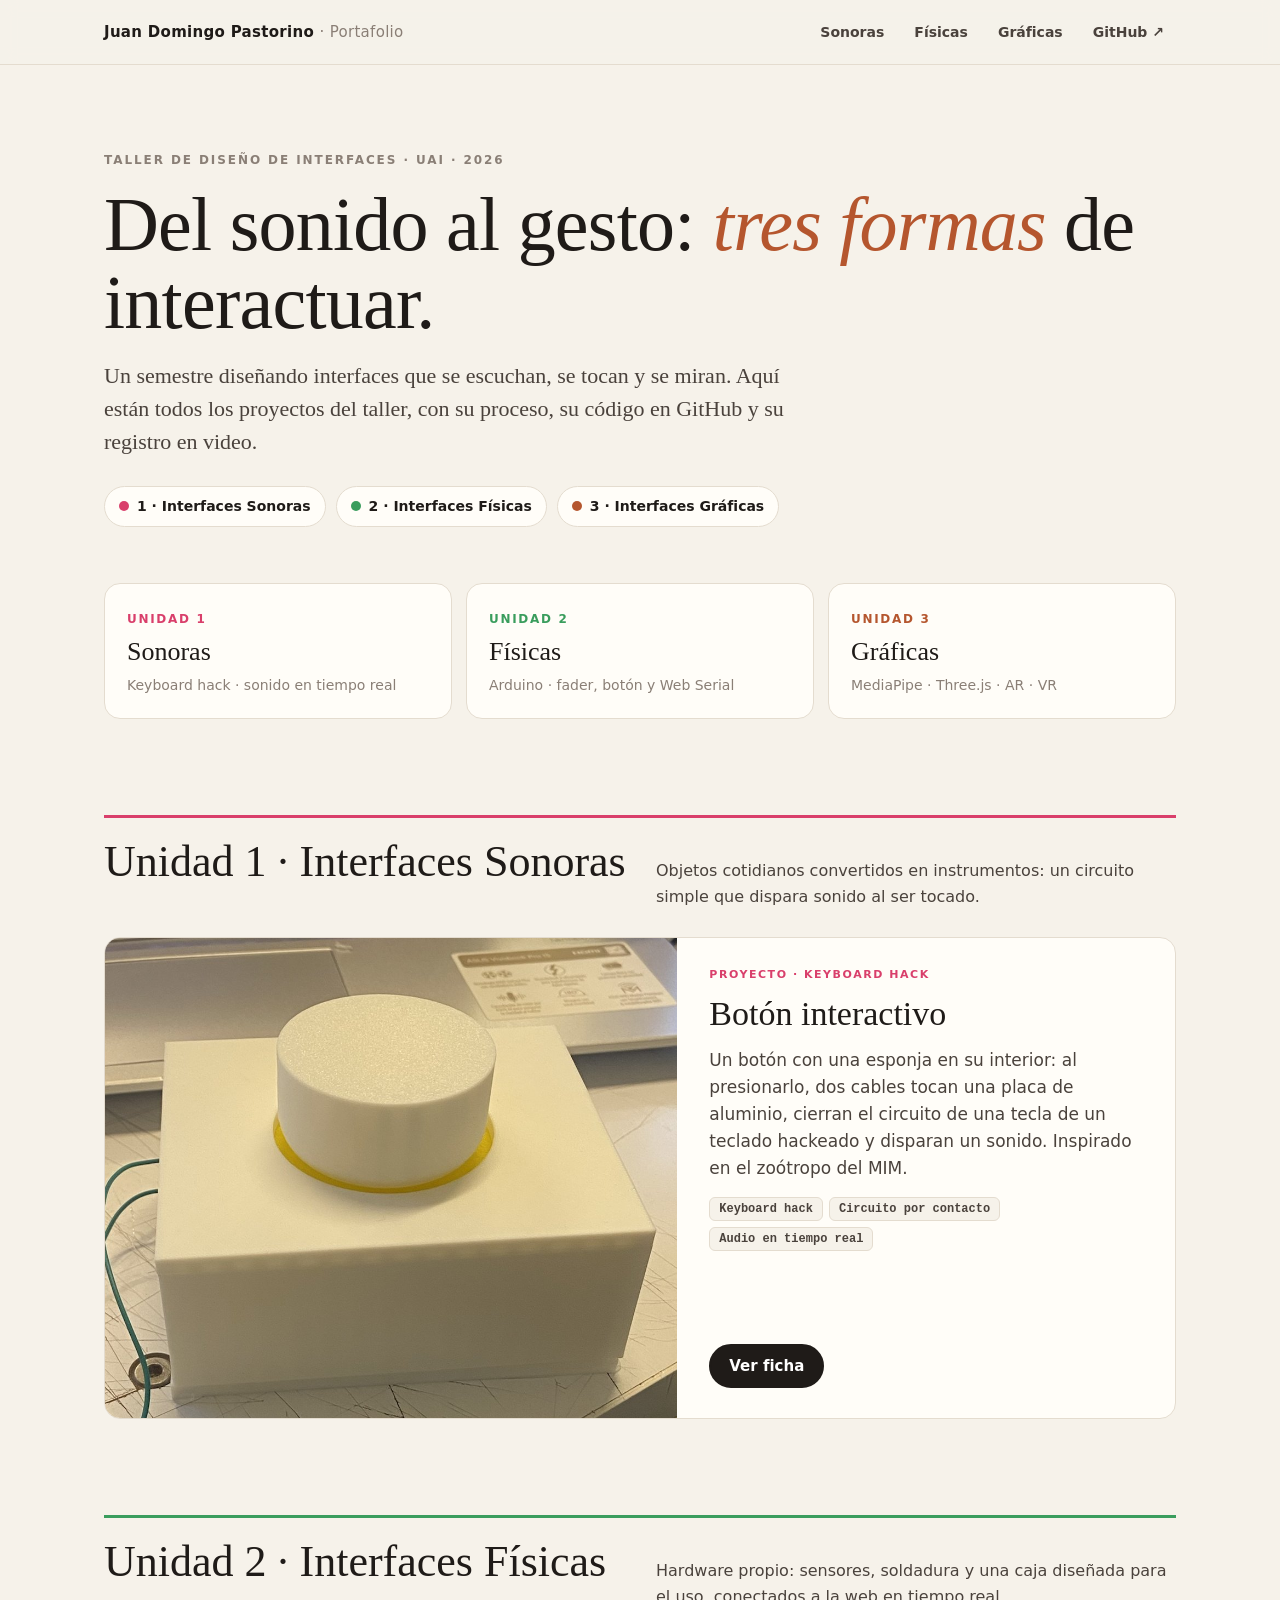
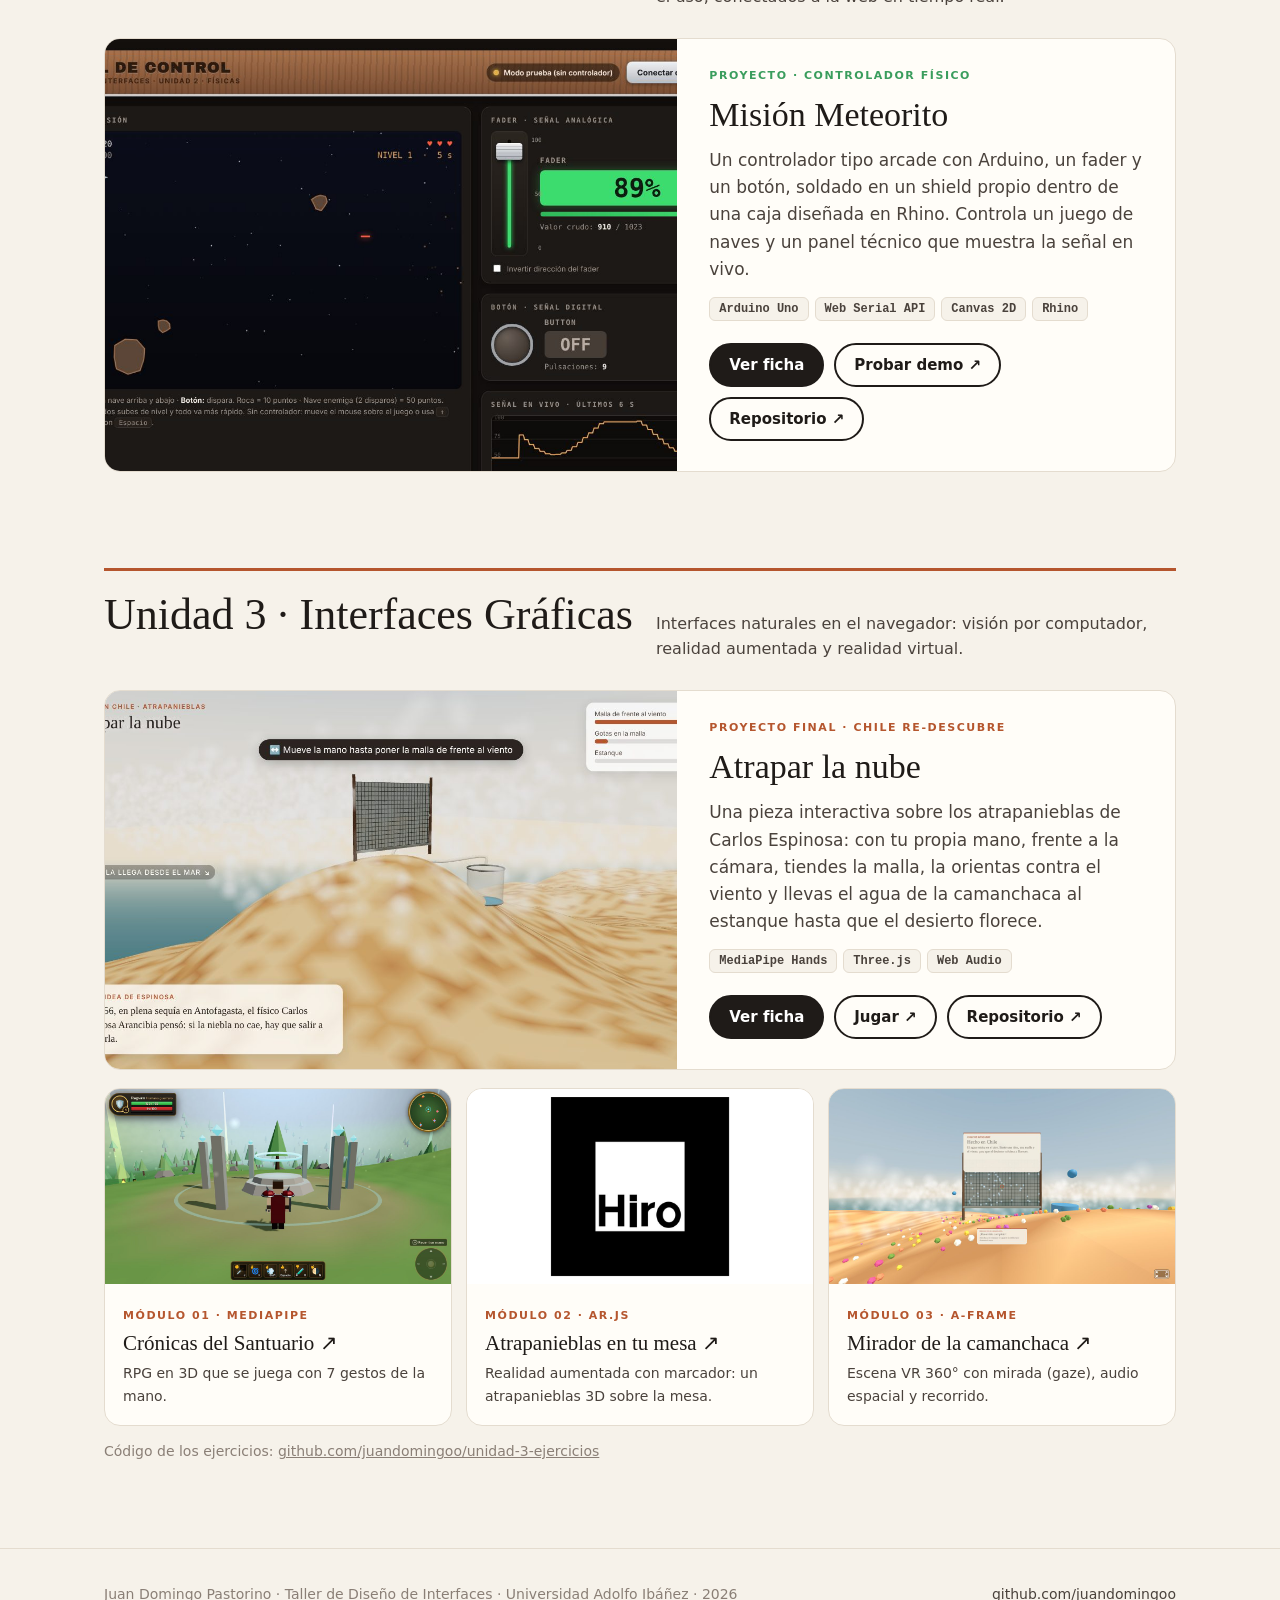
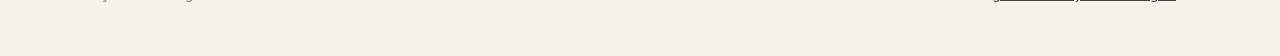
<file: index.html>
<!DOCTYPE html>
<html lang="es">
<head>
  <meta charset="utf-8">
  <meta name="viewport" content="width=device-width, initial-scale=1">
  <title>Portafolio · Juan Domingo Pastorino · Taller de Diseño de Interfaces</title>
  <meta name="description" content="Portafolio del Taller de Diseño de Interfaces: interfaces sonoras, físicas y gráficas.">
  <link rel="stylesheet" href="css/style.css">
</head>
<body>
  <nav class="nav">
    <div class="wrap">
      <a class="logo" href="index.html">Juan Domingo Pastorino <span>· Portafolio</span></a>
      <button class="nav-toggle" aria-label="Abrir menú">☰</button>
      <ul>
        <li><a href="#unidad-1">Sonoras</a></li>
        <li><a href="#unidad-2">Físicas</a></li>
        <li><a href="#unidad-3">Gráficas</a></li>
        <li><a href="https://github.com/juandomingoo" target="_blank" rel="noopener">GitHub ↗</a></li>
      </ul>
    </div>
  </nav>

  <header class="hero">
    <div class="wrap">
      <span class="kicker">Taller de Diseño de Interfaces · UAI · 2026</span>
      <h1>Del sonido al gesto: <em>tres formas</em> de interactuar.</h1>
      <p class="lead">Un semestre diseñando interfaces que se escuchan, se tocan y se miran. Aquí están todos los proyectos del taller, con su proceso, su código en GitHub y su registro en video.</p>
      <div class="meta">
        <span class="pill"><i style="background:var(--u1)"></i> 1 · Interfaces Sonoras</span>
        <span class="pill"><i style="background:var(--u2)"></i> 2 · Interfaces Físicas</span>
        <span class="pill"><i style="background:var(--u3)"></i> 3 · Interfaces Gráficas</span>
      </div>
    </div>
  </header>

  <main class="wrap">
    <div class="units-map">
      <a class="unit-tile" href="#unidad-1"><span class="num u1">Unidad 1</span><b>Sonoras</b><small>Keyboard hack · sonido en tiempo real</small></a>
      <a class="unit-tile" href="#unidad-2"><span class="num u2">Unidad 2</span><b>Físicas</b><small>Arduino · fader, botón y Web Serial</small></a>
      <a class="unit-tile" href="#unidad-3"><span class="num u3">Unidad 3</span><b>Gráficas</b><small>MediaPipe · Three.js · AR · VR</small></a>
    </div>

    <!-- UNIDAD 1 -->
    <section class="unit" id="unidad-1">
      <div class="unit-head u1">
        <h2>Unidad 1 · Interfaces Sonoras</h2>
        <p>Objetos cotidianos convertidos en instrumentos: un circuito simple que dispara sonido al ser tocado.</p>
      </div>
      <article class="project">
        <div class="shot"><img src="img/u1-boton.jpg" alt="Botón interactivo: caja blanca con un botón cilíndrico" data-ph="Foto del botón"></div>
        <div class="body">
          <span class="tag u1">Proyecto · Keyboard hack</span>
          <h3>Botón interactivo</h3>
          <p>Un botón con una esponja en su interior: al presionarlo, dos cables tocan una placa de aluminio, cierran el circuito de una tecla de un teclado hackeado y disparan un sonido. Inspirado en el zoótropo del MIM.</p>
          <div class="chips"><span class="chip">Keyboard hack</span><span class="chip">Circuito por contacto</span><span class="chip">Audio en tiempo real</span></div>
          <div class="actions">
            <a class="btn solid" href="boton-interactivo.html">Ver ficha</a>
          </div>
        </div>
      </article>
    </section>

    <!-- UNIDAD 2 -->
    <section class="unit" id="unidad-2">
      <div class="unit-head u2">
        <h2>Unidad 2 · Interfaces Físicas</h2>
        <p>Hardware propio: sensores, soldadura y una caja diseñada para el uso, conectados a la web en tiempo real.</p>
      </div>
      <article class="project">
        <div class="shot"><img src="img/u2-dashboard.jpg" alt="Panel de control con el juego Misión Meteorito"></div>
        <div class="body">
          <span class="tag u2">Proyecto · Controlador físico</span>
          <h3>Misión Meteorito</h3>
          <p>Un controlador tipo arcade con Arduino, un fader y un botón, soldado en un shield propio dentro de una caja diseñada en Rhino. Controla un juego de naves y un panel técnico que muestra la señal en vivo.</p>
          <div class="chips"><span class="chip">Arduino Uno</span><span class="chip">Web Serial API</span><span class="chip">Canvas 2D</span><span class="chip">Rhino</span></div>
          <div class="actions">
            <a class="btn solid" href="mision-meteorito.html">Ver ficha</a>
            <a class="btn" href="https://juandomingoo.github.io/controlador-fisico-entrega1/" target="_blank" rel="noopener">Probar demo ↗</a>
            <a class="btn" href="https://github.com/juandomingoo/controlador-fisico-entrega1" target="_blank" rel="noopener">Repositorio ↗</a>
          </div>
        </div>
      </article>
    </section>

    <!-- UNIDAD 3 -->
    <section class="unit" id="unidad-3">
      <div class="unit-head u3">
        <h2>Unidad 3 · Interfaces Gráficas</h2>
        <p>Interfaces naturales en el navegador: visión por computador, realidad aumentada y realidad virtual.</p>
      </div>
      <article class="project">
        <div class="shot"><img src="img/u3-juego.jpg" alt="Atrapar la nube: malla atrapanieblas en un cerro del desierto"></div>
        <div class="body">
          <span class="tag u3">Proyecto final · Chile Re-Descubre</span>
          <h3>Atrapar la nube</h3>
          <p>Una pieza interactiva sobre los atrapanieblas de Carlos Espinosa: con tu propia mano, frente a la cámara, tiendes la malla, la orientas contra el viento y llevas el agua de la camanchaca al estanque hasta que el desierto florece.</p>
          <div class="chips"><span class="chip">MediaPipe Hands</span><span class="chip">Three.js</span><span class="chip">Web Audio</span></div>
          <div class="actions">
            <a class="btn solid" href="atrapar-la-nube.html">Ver ficha</a>
            <a class="btn" href="https://juandomingoo.github.io/atrapar-la-nube/" target="_blank" rel="noopener">Jugar ↗</a>
            <a class="btn" href="https://github.com/juandomingoo/atrapar-la-nube" target="_blank" rel="noopener">Repositorio ↗</a>
          </div>
        </div>
      </article>

      <div class="minis">
        <a class="mini" href="https://juandomingoo.github.io/unidad-3-ejercicios/modulo-01-mediapipe/" target="_blank" rel="noopener">
          <div class="shot"><img src="img/u3-modulo01.jpg" alt="Crónicas del Santuario"></div>
          <div class="body"><span class="tag u3">Módulo 01 · MediaPipe</span><h4>Crónicas del Santuario ↗</h4><p>RPG en 3D que se juega con 7 gestos de la mano.</p></div>
        </a>
        <a class="mini" href="https://juandomingoo.github.io/unidad-3-ejercicios/modulo-02-arjs/" target="_blank" rel="noopener">
          <div class="shot"><img src="img/u3-modulo02.jpg" alt="Marcador Hiro" style="object-fit:contain;background:#fff"></div>
          <div class="body"><span class="tag u3">Módulo 02 · AR.js</span><h4>Atrapanieblas en tu mesa ↗</h4><p>Realidad aumentada con marcador: un atrapanieblas 3D sobre la mesa.</p></div>
        </a>
        <a class="mini" href="https://juandomingoo.github.io/unidad-3-ejercicios/modulo-03-aframe/" target="_blank" rel="noopener">
          <div class="shot"><img src="img/u3-modulo03.jpg" alt="Mirador de la camanchaca"></div>
          <div class="body"><span class="tag u3">Módulo 03 · A-Frame</span><h4>Mirador de la camanchaca ↗</h4><p>Escena VR 360° con mirada (gaze), audio espacial y recorrido.</p></div>
        </a>
      </div>
      <p style="margin-top:14px;font-size:14px;color:var(--muted)">Código de los ejercicios: <a href="https://github.com/juandomingoo/unidad-3-ejercicios" target="_blank" rel="noopener">github.com/juandomingoo/unidad-3-ejercicios</a></p>
    </section>
  </main>

  <footer>
    <div class="wrap">
      <span>Juan Domingo Pastorino · Taller de Diseño de Interfaces · Universidad Adolfo Ibáñez · 2026</span>
      <a href="https://github.com/juandomingoo" target="_blank" rel="noopener">github.com/juandomingoo</a>
    </div>
  </footer>
  <script src="js/site.js"></script>
</body>
</html>
</file>
<file: css/style.css>
/* Portafolio · Taller de Diseño de Interfaces · Juan Domingo Pastorino */
:root {
  --ink: #1f1b18;
  --ink-2: #4a423c;
  --muted: #8a7f76;
  --paper: #f6f2ea;
  --card: #fffdf8;
  --line: #e4dccf;
  --u1: #d93f6b;   /* Sonoras */
  --u2: #3a9d5d;   /* Físicas */
  --u3: #b5562e;   /* Gráficas */
  --display: Georgia, "Times New Roman", serif;
  --ui: system-ui, -apple-system, "Segoe UI", Roboto, sans-serif;
  --mono: ui-monospace, "SFMono-Regular", Consolas, monospace;
  --radius: 16px;
  --max: 1120px;
}

* { box-sizing: border-box; }
html { scroll-behavior: smooth; }
body { margin: 0; background: var(--paper); color: var(--ink); font: 17px/1.6 var(--ui); }
img { max-width: 100%; display: block; }
a { color: inherit; }
.wrap { max-width: var(--max); margin: 0 auto; padding: 0 24px; }

/* ---------- Navegación ---------- */
.nav {
  position: sticky; top: 0; z-index: 20;
  background: rgba(246, 242, 234, .9); backdrop-filter: blur(8px);
  border-bottom: 1px solid var(--line);
}
.nav .wrap { display: flex; align-items: center; justify-content: space-between; gap: 16px; height: 64px; }
.nav .logo { font: 700 15px var(--ui); text-decoration: none; letter-spacing: .02em; }
.nav .logo span { color: var(--muted); font-weight: 400; }
.nav ul { list-style: none; display: flex; gap: 6px; margin: 0; padding: 0; }
.nav ul a {
  display: block; text-decoration: none; font-size: 14px; font-weight: 600;
  padding: 7px 12px; border-radius: 999px; color: var(--ink-2);
}
.nav ul a:hover, .nav ul a.active { background: var(--ink); color: #fff; }
.nav-toggle { display: none; background: none; border: 0; font-size: 26px; cursor: pointer; color: var(--ink); }

/* ---------- Portada ---------- */
.hero { padding: 80px 0 56px; }
.kicker { font: 700 12px var(--ui); letter-spacing: .16em; text-transform: uppercase; color: var(--muted); }
.hero h1 { font: 400 clamp(40px, 7vw, 76px)/1.02 var(--display); margin: 14px 0 18px; letter-spacing: -.01em; }
.hero h1 em { font-style: italic; color: var(--u3); }
.hero p.lead { font: 400 clamp(18px, 2.2vw, 22px)/1.5 var(--display); max-width: 720px; color: var(--ink-2); margin: 0; }
.hero .meta { display: flex; flex-wrap: wrap; gap: 10px; margin-top: 28px; }
.pill {
  display: inline-flex; align-items: center; gap: 8px; font-size: 14px; font-weight: 600;
  padding: 8px 14px; border-radius: 999px; background: var(--card); border: 1px solid var(--line); text-decoration: none;
}
.pill i { width: 10px; height: 10px; border-radius: 50%; display: inline-block; }

/* ---------- Mapa de unidades ---------- */
.units-map { display: grid; grid-template-columns: repeat(3, 1fr); gap: 14px; margin-bottom: 72px; }
.unit-tile {
  text-decoration: none; padding: 20px 22px; border-radius: var(--radius);
  background: var(--card); border: 1px solid var(--line); transition: transform .15s, box-shadow .15s;
}
.unit-tile:hover { transform: translateY(-3px); box-shadow: 0 10px 30px rgba(31,27,24,.08); }
.unit-tile b { display: block; font: 400 26px var(--display); margin: 6px 0 4px; }
.unit-tile small { color: var(--muted); font-size: 14px; }
.unit-tile .num { font: 700 12px var(--ui); letter-spacing: .14em; text-transform: uppercase; }

/* ---------- Secciones de unidad ---------- */
.unit { padding: 24px 0 72px; scroll-margin-top: 80px; }
.unit-head { display: flex; align-items: baseline; justify-content: space-between; gap: 20px; flex-wrap: wrap;
  border-top: 3px solid currentColor; padding-top: 18px; margin-bottom: 28px; }
.unit-head h2 { font: 400 clamp(30px, 4vw, 44px) var(--display); margin: 0; color: var(--ink); }
.unit-head p { margin: 0; color: var(--ink-2); max-width: 520px; font-size: 16px; }
.u1 { color: var(--u1); } .u2 { color: var(--u2); } .u3 { color: var(--u3); }

.project {
  display: grid; grid-template-columns: 1.15fr 1fr; gap: 0; overflow: hidden;
  background: var(--card); border: 1px solid var(--line); border-radius: var(--radius); color: var(--ink);
}
.project .shot { background: #e9e2d6; min-height: 320px; }
.project .shot img { width: 100%; height: 100%; object-fit: cover; }
.project .body { padding: 30px 32px; display: flex; flex-direction: column; gap: 14px; }
.project h3 { font: 400 34px/1.1 var(--display); margin: 0; }
.project p { margin: 0; color: var(--ink-2); }
.tag { font: 700 11px var(--ui); letter-spacing: .14em; text-transform: uppercase; }
.chips { display: flex; flex-wrap: wrap; gap: 6px; }
.chip { font: 600 12px var(--mono); padding: 4px 9px; border-radius: 6px; background: var(--paper); border: 1px solid var(--line); color: var(--ink-2); }
.actions { display: flex; flex-wrap: wrap; gap: 10px; margin-top: auto; padding-top: 8px; }
.btn {
  display: inline-flex; align-items: center; gap: 8px; text-decoration: none; font: 600 15px var(--ui);
  padding: 11px 18px; border-radius: 999px; border: 2px solid var(--ink); transition: background .15s, color .15s;
}
.btn.solid { background: var(--ink); color: #fff; }
.btn.solid:hover { background: transparent; color: var(--ink); }
.btn:not(.solid):hover { background: var(--ink); color: #fff; }
.btn.disabled { opacity: .45; pointer-events: none; }

.minis { display: grid; grid-template-columns: repeat(3, 1fr); gap: 14px; margin-top: 18px; }
.mini { background: var(--card); border: 1px solid var(--line); border-radius: var(--radius); overflow: hidden; color: var(--ink); text-decoration: none; display: flex; flex-direction: column; }
.mini .shot { aspect-ratio: 16 / 9; background: #e9e2d6; overflow: hidden; }
.mini .shot img { width: 100%; height: 100%; object-fit: cover; }
.mini .body { padding: 16px 18px 18px; }
.mini h4 { margin: 4px 0 6px; font: 400 21px var(--display); }
.mini p { margin: 0; font-size: 14px; color: var(--ink-2); }
.mini:hover h4 { text-decoration: underline; }

/* ---------- Ficha de proyecto ---------- */
.ficha-hero { padding: 56px 0 30px; }
.ficha-hero .back { font-size: 14px; font-weight: 600; text-decoration: none; color: var(--muted); }
.ficha-hero .back:hover { color: var(--ink); }
.ficha-hero h1 { font: 400 clamp(38px, 6vw, 64px)/1.05 var(--display); margin: 14px 0 12px; }
.ficha-hero p.lead { font: 400 21px/1.5 var(--display); color: var(--ink-2); max-width: 760px; margin: 0 0 22px; }
.facts { display: grid; grid-template-columns: repeat(4, 1fr); gap: 1px; background: var(--line); border: 1px solid var(--line); border-radius: 12px; overflow: hidden; margin: 26px 0 0; }
.facts div { background: var(--card); padding: 14px 16px; }
.facts small { display: block; font: 700 11px var(--ui); letter-spacing: .12em; text-transform: uppercase; color: var(--muted); margin-bottom: 4px; }
.facts span { font-size: 15px; font-weight: 600; }

.video {
  position: relative; aspect-ratio: 16 / 9; border-radius: var(--radius); overflow: hidden;
  background: #1f1b18; margin: 30px 0 10px;
}
.video iframe, .video video { position: absolute; inset: 0; width: 100%; height: 100%; border: 0; }
.video .pending {
  position: absolute; inset: 0; display: grid; place-items: center; text-align: center; color: #e9e2d6; padding: 20px;
}
.video .pending img { position: absolute; inset: 0; width: 100%; height: 100%; object-fit: cover; opacity: .35; }
.video .pending div { position: relative; }
.video .pending b { display: block; font: 400 28px var(--display); color: #fff; }

.ficha-grid { display: grid; grid-template-columns: 230px 1fr; gap: 48px; padding: 40px 0 80px; }
.toc { position: sticky; top: 90px; align-self: start; font-size: 14px; }
.toc a { display: block; text-decoration: none; color: var(--muted); padding: 5px 0 5px 12px; border-left: 2px solid var(--line); }
.toc a:hover { color: var(--ink); border-color: var(--ink); }
.ficha-content section { margin-bottom: 52px; scroll-margin-top: 90px; }
.ficha-content h2 { font: 400 32px var(--display); margin: 0 0 14px; }
.ficha-content h3 { font: 700 15px var(--ui); margin: 24px 0 8px; }
.ficha-content p, .ficha-content li { color: var(--ink-2); }
.ficha-content ul, .ficha-content ol { padding-left: 22px; }
table { width: 100%; border-collapse: collapse; font-size: 15px; background: var(--card); border-radius: 12px; overflow: hidden; border: 1px solid var(--line); }
th, td { text-align: left; padding: 10px 14px; border-bottom: 1px solid var(--line); vertical-align: top; }
th { font: 700 12px var(--ui); letter-spacing: .08em; text-transform: uppercase; color: var(--muted); background: var(--paper); }
tr:last-child td { border-bottom: 0; }

.timeline { list-style: none; padding: 0 !important; margin: 0; border-left: 2px solid var(--line); }
.timeline li { position: relative; padding: 0 0 22px 24px; }
.timeline li::before { content: ""; position: absolute; left: -7px; top: 6px; width: 12px; height: 12px; border-radius: 50%; background: var(--accent, var(--ink)); }
.timeline b { color: var(--ink); display: block; }

.gallery { display: grid; grid-template-columns: repeat(2, 1fr); gap: 12px; }
.gallery figure { margin: 0; background: var(--card); border: 1px solid var(--line); border-radius: 12px; overflow: hidden; }
.gallery img { width: 100%; aspect-ratio: 4 / 3; object-fit: cover; background: #e9e2d6; }
.gallery figcaption { font-size: 13px; color: var(--muted); padding: 8px 12px; }
.ph { aspect-ratio: 4 / 3; display: grid; place-items: center; background: repeating-linear-gradient(45deg, #efe8dc 0 12px, #e9e2d6 12px 24px); color: var(--muted); font-size: 14px; font-weight: 600; text-align: center; padding: 10px; }

.diagram { display: flex; flex-wrap: wrap; align-items: center; gap: 8px; }
.diagram .box { background: var(--ink); color: #fff; padding: 12px 14px; border-radius: 10px; font-size: 14px; font-weight: 600; flex: 1 1 140px; text-align: center; }
.diagram .box small { display: block; font-weight: 400; color: #c9bfb4; font-size: 12px; }
.diagram .arrow { color: var(--accent, var(--ink)); font-size: 20px; font-weight: 700; }

.links-bar { display: flex; flex-wrap: wrap; gap: 10px; }

/* ---------- Pie ---------- */
footer { border-top: 1px solid var(--line); padding: 34px 0 50px; color: var(--muted); font-size: 14px; }
footer .wrap { display: flex; justify-content: space-between; gap: 20px; flex-wrap: wrap; }
footer a { color: var(--ink-2); }

/* ---------- Responsivo ---------- */
@media (max-width: 900px) {
  .project { grid-template-columns: 1fr; }
  .project .shot { min-height: 220px; aspect-ratio: 16 / 9; }
  .minis { grid-template-columns: 1fr; }
  .ficha-grid { grid-template-columns: 1fr; gap: 0; }
  .toc { display: none; }
  .facts { grid-template-columns: repeat(2, 1fr); }
}
@media (max-width: 720px) {
  body { font-size: 16px; }
  .units-map { grid-template-columns: 1fr; }
  .nav-toggle { display: block; }
  .nav ul { display: none; position: absolute; top: 64px; left: 0; right: 0; flex-direction: column; background: var(--paper); padding: 10px 16px 16px; border-bottom: 1px solid var(--line); }
  .nav ul.open { display: flex; }
  .project .body { padding: 22px; }
  .gallery { grid-template-columns: 1fr; }
  .hero { padding: 48px 0 36px; }
}
</file>
